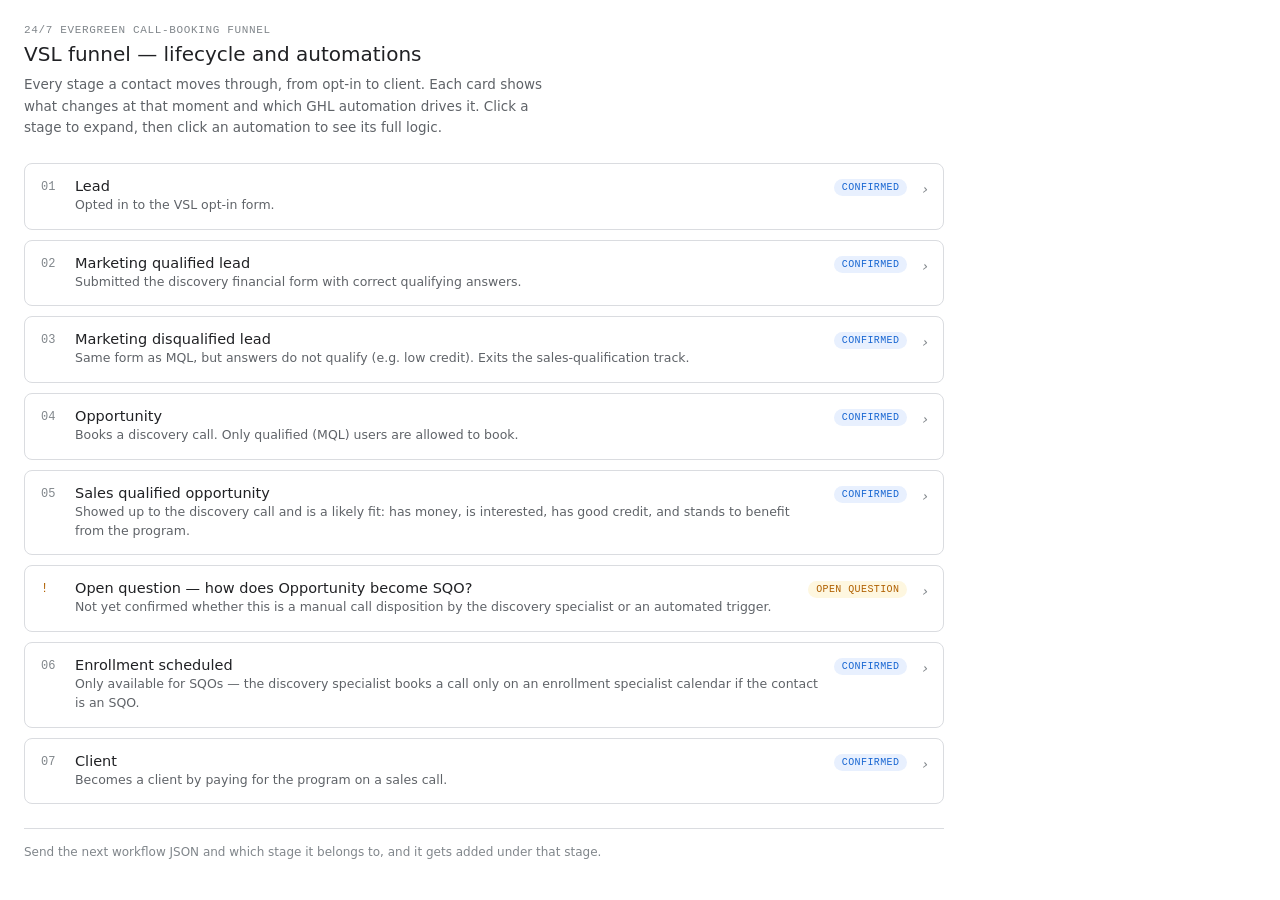
<file: index.html>
<!doctype html>
<html lang="en">
  <head>
    <meta charset="utf-8">
    <meta name="viewport" content="width=device-width, initial-scale=1">
    <title>VSL funnel — lifecycle and automations</title>
    <link rel="stylesheet" href="styles/funnel.css">
  </head>
  <body>
    <main id="app" class="funnel-app"></main>
    <script type="module" src="main.js"></script>
  </body>
</html>
</file>
<file: styles/funnel.css>
:root {
  --font-mono: ui-monospace, SFMono-Regular, Menlo, Monaco, Consolas, "Liberation Mono", "Courier New", monospace;
  --color-text-primary: #202124;
  --color-text-secondary: #5f6368;
  --color-text-tertiary: #80868b;
  --color-text-success: #137333;
  --color-text-warning: #b06000;
  --color-text-info: #1967d2;
  --color-background-primary: #ffffff;
  --color-background-secondary: #f8fafd;
  --color-background-success: #e6f4ea;
  --color-background-warning: #fef7e0;
  --color-background-info: #e8f0fe;
  --color-border-tertiary: #dadce0;
  --border-radius-md: 6px;
  --border-radius-lg: 8px;
}

* {
  box-sizing: border-box;
}

body {
  margin: 0;
  background: var(--color-background-primary);
  color: var(--color-text-primary);
  font-family: Inter, ui-sans-serif, system-ui, -apple-system, BlinkMacSystemFont, "Segoe UI", sans-serif;
}

button {
  color: inherit;
  font: inherit;
}

.funnel-app {
  padding: 24px;
}

.funnel-shell {
  max-width: 920px;
}

.sr-only {
  position: absolute;
  width: 1px;
  height: 1px;
  padding: 0;
  margin: -1px;
  overflow: hidden;
  clip: rect(0, 0, 0, 0);
  white-space: nowrap;
  border: 0;
}

.eyebrow {
  font-size: 11px;
  font-family: var(--font-mono);
  text-transform: uppercase;
  letter-spacing: .06em;
  color: var(--color-text-tertiary);
  margin-bottom: 6px;
}

.page-title {
  font-size: 20px;
  font-weight: 500;
  margin: 0 0 8px;
}

.page-description {
  font-size: 13.5px;
  color: var(--color-text-secondary);
  line-height: 1.6;
  max-width: 62ch;
  margin: 0 0 24px;
}

.stage-card {
  border: .5px solid var(--color-border-tertiary);
  border-radius: var(--border-radius-lg);
  margin-bottom: 10px;
  background: var(--color-background-primary);
  overflow: hidden;
}

.accordion-header {
  width: 100%;
  border: 0;
  background: transparent;
  display: flex;
  align-items: flex-start;
  gap: 14px;
  padding: 14px 16px;
  cursor: pointer;
  text-align: left;
}

.stage-num {
  font-family: var(--font-mono);
  font-size: 12px;
  color: var(--color-text-tertiary);
  width: 20px;
  flex-shrink: 0;
  padding-top: 2px;
}

.stage-num--flag {
  color: var(--color-text-warning);
}

.stage-copy {
  flex: 1;
  min-width: 0;
}

.stage-title,
.node-title {
  display: block;
  font-weight: 500;
  color: var(--color-text-primary);
}

.stage-title {
  font-size: 14.5px;
  margin: 0 0 2px;
}

.stage-definition {
  display: block;
  font-size: 12.5px;
  color: var(--color-text-secondary);
  margin: 0;
  line-height: 1.5;
}

.stage-detail {
  padding: 0 16px 16px 50px;
}

.pill {
  font-family: var(--font-mono);
  font-size: 10px;
  text-transform: uppercase;
  letter-spacing: .04em;
  padding: 3px 8px;
  border-radius: 12px;
  background: var(--color-background-secondary);
  color: var(--color-text-secondary);
  flex-shrink: 0;
  white-space: nowrap;
  margin-top: 1px;
}

.pill--mapped {
  background: var(--color-background-success);
  color: var(--color-text-success);
}

.pill--flag {
  background: var(--color-background-warning);
  color: var(--color-text-warning);
}

.pill--confirmed {
  background: var(--color-background-info);
  color: var(--color-text-info);
}

.chevron {
  font-size: 14px;
  color: var(--color-text-tertiary);
  flex-shrink: 0;
  margin-top: 3px;
  transition: transform .15s;
}

.chevron::before {
  content: "›";
}

.chevron.is-open {
  transform: rotate(90deg);
}

.section-label {
  font-size: 10px;
  font-family: var(--font-mono);
  text-transform: uppercase;
  letter-spacing: .05em;
  color: var(--color-text-tertiary);
  margin: 14px 0 6px;
}

.field-table {
  background: var(--color-background-secondary);
  border-radius: var(--border-radius-md);
  padding: 8px 12px;
  margin-bottom: 14px;
}

.field-table--compact {
  padding: 8px 10px;
  margin-bottom: 0;
}

.field-row {
  display: flex;
  font-size: 12px;
  padding: 3px 0;
  gap: 10px;
}

.field-label {
  color: var(--color-text-tertiary);
  min-width: 170px;
  flex-shrink: 0;
}

.field-table--compact .field-label {
  min-width: 105px;
  font-family: var(--font-mono);
  font-size: 10.5px;
}

.field-value {
  font-family: var(--font-mono);
  font-size: 11.5px;
  color: var(--color-text-primary);
  word-break: break-word;
}

.field-table--compact .field-value {
  font-size: 11px;
}

.automation-card {
  border: .5px solid var(--color-border-tertiary);
  border-radius: var(--border-radius-md);
  margin: 6px 0;
  background: var(--color-background-primary);
  overflow: hidden;
}

.automation-card .accordion-header {
  align-items: center;
  gap: 8px;
  padding: 9px 12px;
}

.automation-title {
  font-size: 12.5px;
  color: var(--color-text-primary);
  flex: 1;
}

.branch-icon {
  font-size: 14px;
  color: var(--color-text-tertiary);
}

.branch-icon::before {
  content: "⑂";
}

.automation-chevron {
  font-size: 13px;
  margin-top: 0;
}

.automation-detail {
  padding: 0 16px 16px;
  border-top: .5px solid var(--color-border-tertiary);
}

.purpose-copy {
  font-size: 12.5px;
  line-height: 1.65;
  color: var(--color-text-secondary);
  margin: 0 0 14px;
}

.ascii-block {
  background: var(--color-background-secondary);
  border-radius: var(--border-radius-md);
  padding: 12px 14px;
  font-family: var(--font-mono);
  font-size: 11px;
  line-height: 1.6;
  color: var(--color-text-primary);
  white-space: pre;
  overflow-x: auto;
  margin: 0 0 14px;
}

.automation-placeholder {
  display: flex;
  align-items: center;
  gap: 8px;
  padding: 9px 12px;
  font-size: 12.5px;
  color: var(--color-text-secondary);
  border: .5px dashed var(--color-border-tertiary);
  border-radius: var(--border-radius-md);
  margin: 6px 0;
}

.empty-copy {
  font-size: 12px;
  color: var(--color-text-tertiary);
  font-style: italic;
  margin: 6px 0 0;
}

.tree-node {
  border: .5px solid var(--color-border-tertiary);
  border-radius: var(--border-radius-md);
  overflow: hidden;
  margin: 4px 0;
  background: var(--color-background-primary);
}

.tree-node .accordion-header {
  align-items: center;
  gap: 9px;
  padding: 8px 11px;
}

.node-icon {
  width: 21px;
  height: 21px;
  border-radius: 5px;
  display: flex;
  align-items: center;
  justify-content: center;
  flex-shrink: 0;
  font-size: 9px;
  font-family: var(--font-mono);
  font-weight: 500;
}

.node-icon--trigger {
  background: var(--color-background-info);
  color: var(--color-text-info);
}

.node-icon--action {
  background: var(--color-background-success);
  color: var(--color-text-success);
}

.node-icon--condition {
  background: var(--color-background-warning);
  color: var(--color-text-warning);
}

.node-title {
  font-size: 12px;
}

.node-subtitle {
  display: block;
  font-size: 10.5px;
  color: var(--color-text-tertiary);
  margin: 1px 0 0;
}

.node-copy {
  min-width: 0;
}

.tree-chevron {
  font-size: 13px;
  margin-left: auto;
  margin-top: 0;
}

.tree-detail {
  padding: 0 11px 9px;
}

.gate-node {
  margin-left: 10px;
  border-left: 1px dashed var(--color-border-tertiary);
  padding-left: 13px;
}

.branch-label {
  font-family: var(--font-mono);
  font-size: 9.5px;
  font-weight: 500;
  letter-spacing: .04em;
  padding: 2px 8px;
  border-radius: 20px;
  margin: 6px 0 3px;
  display: inline-block;
}

.branch-label--success {
  background: var(--color-background-success);
  color: var(--color-text-success);
}

.branch-label--neutral {
  background: var(--color-background-secondary);
  color: var(--color-text-secondary);
}

.end-node {
  display: flex;
  align-items: center;
  gap: 7px;
  padding: 6px 11px;
  background: var(--color-background-secondary);
  border-radius: var(--border-radius-md);
  margin: 4px 0;
  font-size: 11.5px;
  color: var(--color-text-secondary);
}

.end-dot {
  width: 5px;
  height: 5px;
  border-radius: 50%;
  background: var(--color-text-tertiary);
  flex-shrink: 0;
}

.footer-note {
  margin-top: 1.5rem;
  padding-top: 16px;
  border-top: .5px solid var(--color-border-tertiary);
  font-size: 12px;
  color: var(--color-text-tertiary);
}

@media (max-width: 640px) {
  .funnel-app {
    padding: 16px;
  }

  .stage-detail {
    padding-left: 16px;
  }

  .field-row {
    flex-direction: column;
    gap: 2px;
  }

  .field-label,
  .field-table--compact .field-label {
    min-width: 0;
  }
}
</file>
